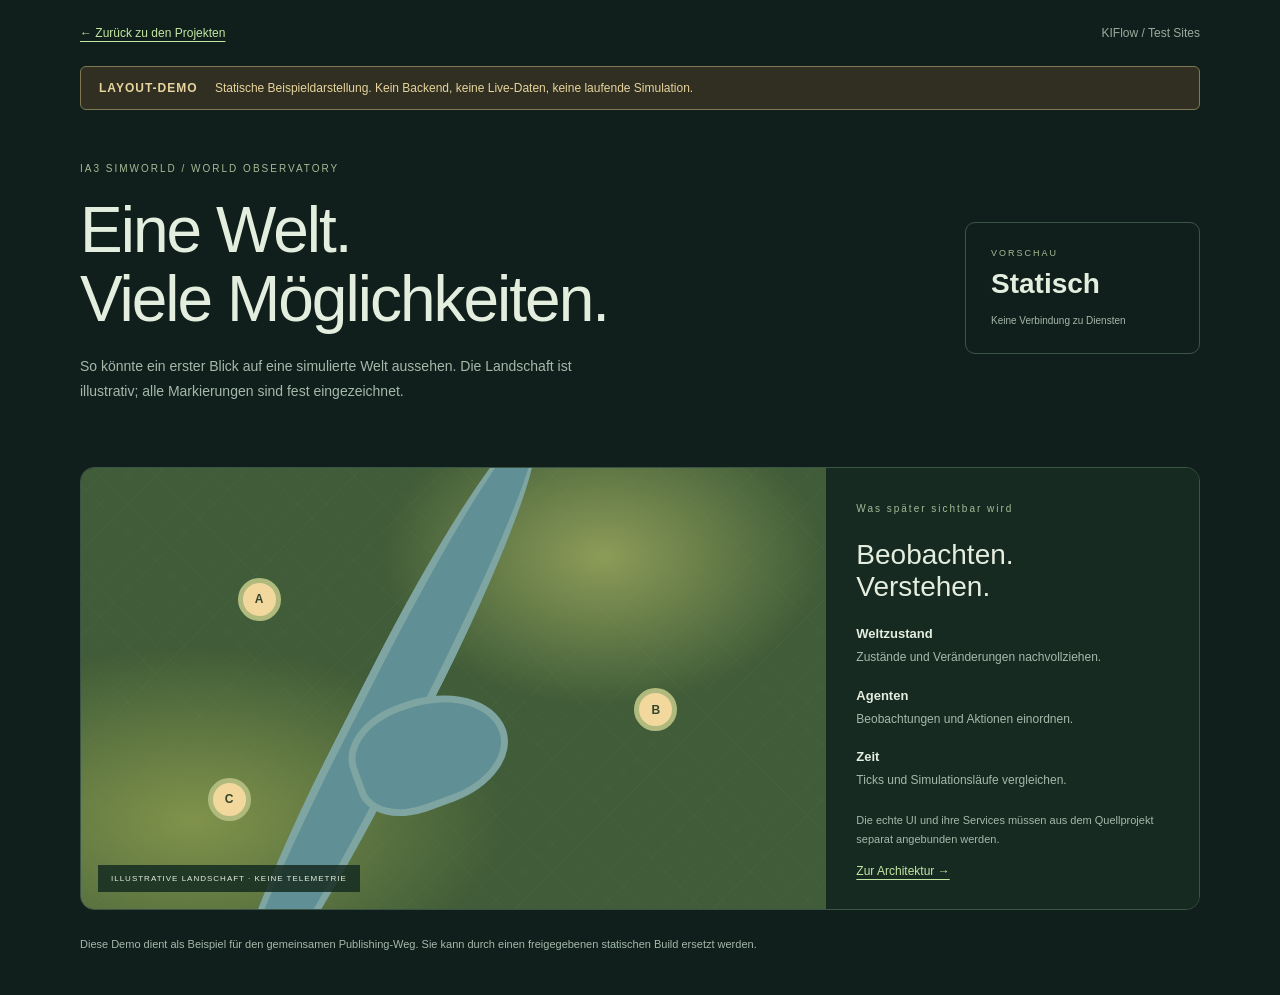
<file: test-sites/ia3-simworld/index.html>
<!doctype html>
<html lang="de">
<head>
  <meta charset="utf-8">
  <meta name="viewport" content="width=device-width, initial-scale=1">
  <meta name="description" content="Statische IA3 SimWorld Layout-Demo. Keine laufende Simulation.">
  <title>IA3 SimWorld · Layout-Demo</title>
  <link rel="stylesheet" href="demo.css">
</head>
<body>
  <header><a href="../../projekte/">← Zurück zu den Projekten</a><span>KIFlow / Test Sites</span></header>
  <main>
    <div class="notice"><strong>LAYOUT-DEMO</strong> Statische Beispieldarstellung. Kein Backend, keine Live-Daten, keine laufende Simulation.</div>
    <section class="intro"><div><span class="eyebrow">IA3 SIMWORLD / WORLD OBSERVATORY</span><h1>Eine Welt.<br>Viele Möglichkeiten.</h1><p>So könnte ein erster Blick auf eine simulierte Welt aussehen. Die Landschaft ist illustrativ; alle Markierungen sind fest eingezeichnet.</p></div><div class="status"><span>VORSCHAU</span><strong>Statisch</strong><small>Keine Verbindung zu Diensten</small></div></section>
    <section class="workspace" aria-label="Illustrative Weltansicht">
      <div class="world"><div class="river"></div><div class="lake"></div><span class="village village-one">A</span><span class="village village-two">B</span><span class="village village-three">C</span><div class="map-caption">ILLUSTRATIVE LANDSCHAFT · KEINE TELEMETRIE</div></div>
      <aside><span class="eyebrow">Was später sichtbar wird</span><h2>Beobachten.<br>Verstehen.</h2><dl><dt>Weltzustand</dt><dd>Zustände und Veränderungen nachvollziehen.</dd><dt>Agenten</dt><dd>Beobachtungen und Aktionen einordnen.</dd><dt>Zeit</dt><dd>Ticks und Simulationsläufe vergleichen.</dd></dl><p>Die echte UI und ihre Services müssen aus dem Quellprojekt separat angebunden werden.</p><a href="../../oekosystem/#ia3-simworld">Zur Architektur →</a></aside>
    </section>
    <footer>Diese Demo dient als Beispiel für den gemeinsamen Publishing-Weg. Sie kann durch einen freigegebenen statischen Build ersetzt werden.</footer>
  </main>
</body>
</html>
</file>
<file: test-sites/ia3-simworld/demo.css>
:root { color-scheme: dark; font-family: "Segoe UI", Arial, sans-serif; background: #101f1b; color: #e4eedf; }
* { box-sizing: border-box; }body { margin: 0; }a { color: #c4e6a3; text-underline-offset: 4px; }:focus-visible { outline: 3px solid #e8bc78; outline-offset: 5px; }
header, main { width: min(1120px, calc(100% - 48px)); margin: auto; }header { display: flex; justify-content: space-between; gap: 20px; padding-block: 26px; font-size: 12px; }header > span { color: #9bab9f; }
.notice { border: 1px solid #7f7955; background: #302f21; color: #e7d49e; font-size: 12px; padding: 14px 18px; border-radius: 6px; }.notice strong { margin-right: 14px; letter-spacing: 1px; }
.intro { display: flex; justify-content: space-between; align-items: center; gap: 35px; padding-block: 48px; }.eyebrow { font-size: 10px; letter-spacing: 2px; color: #a4bb96; }h1 { font-size: clamp(38px, 5vw, 65px); line-height: 1.08; letter-spacing: -2px; font-weight: 500; margin: 20px 0; }.intro p { color: #a5b9ab; font-size: 14px; line-height: 1.8; max-width: 500px; }
.status { border: 1px solid #3c5446; padding: 25px; border-radius: 10px; min-width: 235px; }.status span { display: block; font-size: 9px; letter-spacing: 2px; color: #a4bb96; }.status strong { display: block; font-size: 28px; padding-block: 10px; }.status small { font-size: 10px; color: #a5b9ab; }
.workspace { display: grid; grid-template-columns: 2fr 1fr; border: 1px solid #3c5446; border-radius: 14px; overflow: hidden; }.world { position: relative; min-height: 400px; background-color: #405c38; background-image: radial-gradient(ellipse at 70% 20%, #8c9c58 0, transparent 30%), radial-gradient(ellipse at 15% 80%, #80934b 0, transparent 35%), repeating-linear-gradient(45deg, transparent, transparent 19px, #ffffff08 20px), repeating-linear-gradient(-45deg, transparent, transparent 19px, #ffffff08 20px); overflow: hidden; }.river { position: absolute; left: 36%; top: -15%; width: 70px; height: 145%; background: #608f95; border-inline: 8px solid #7ea5a1; border-radius: 45%; transform: rotate(27deg); }.lake { position: absolute; width: 160px; height: 110px; background: #608f95; border: 7px solid #7ea5a1; left: 36%; top: 52%; border-radius: 45% 60% 50% 40%; transform: rotate(-20deg); }.village { position: absolute; background: #f2d89d; color: #33452c; border: 5px solid #b1ba7d; width: 43px; height: 43px; border-radius: 50%; display: grid; place-items: center; font-size: 12px; font-weight: 700; }.village-one { left: 21%; top: 25%; }.village-two { right: 20%; top: 50%; }.village-three { left: 17%; bottom: 20%; }.map-caption { position: absolute; bottom: 17px; left: 17px; background: #162c22d9; padding: 9px 13px; font-size: 8px; letter-spacing: 1px; }
aside { background: #172a22; padding: 30px; }h2 { font-size: 28px; font-weight: 500; line-height: 1.15; }dt { font-size: 13px; font-weight: 650; }dd { margin: 6px 0 20px; font-size: 12px; color: #a5b9ab; line-height: 1.7; }aside p { font-size: 11px; color: #a5b9ab; line-height: 1.8; }aside a { font-size: 12px; }footer { color: #a5b9ab; font-size: 11px; line-height: 1.8; padding-block: 25px 40px; }
@media (max-width: 700px) { header, main { width: calc(100% - 32px); }header > span { display: none; }.intro { flex-direction: column; align-items: start; padding-block: 30px; gap: 12px; }.status { width: 100%; padding: 18px; }.workspace { grid-template-columns: 1fr; }.world { min-height: 320px; }.map-caption { font-size: 7px; } }
</file>
